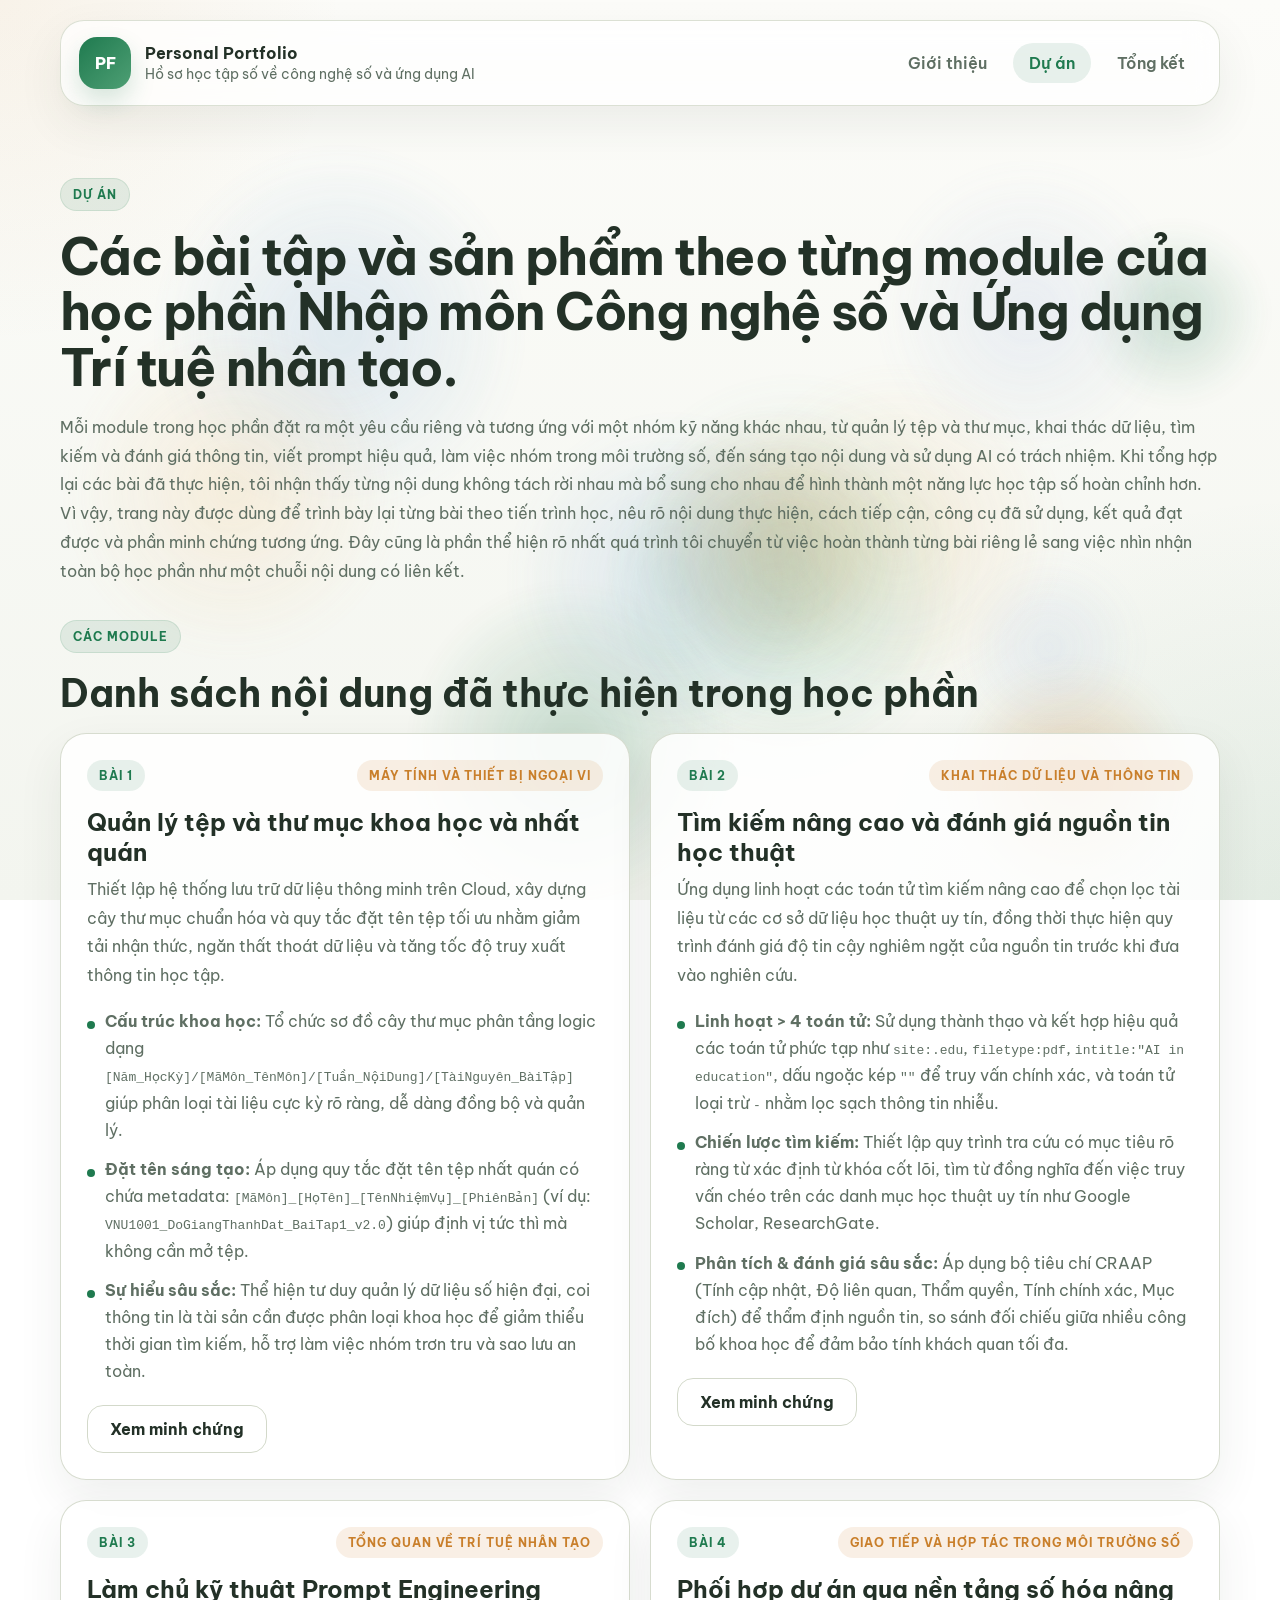
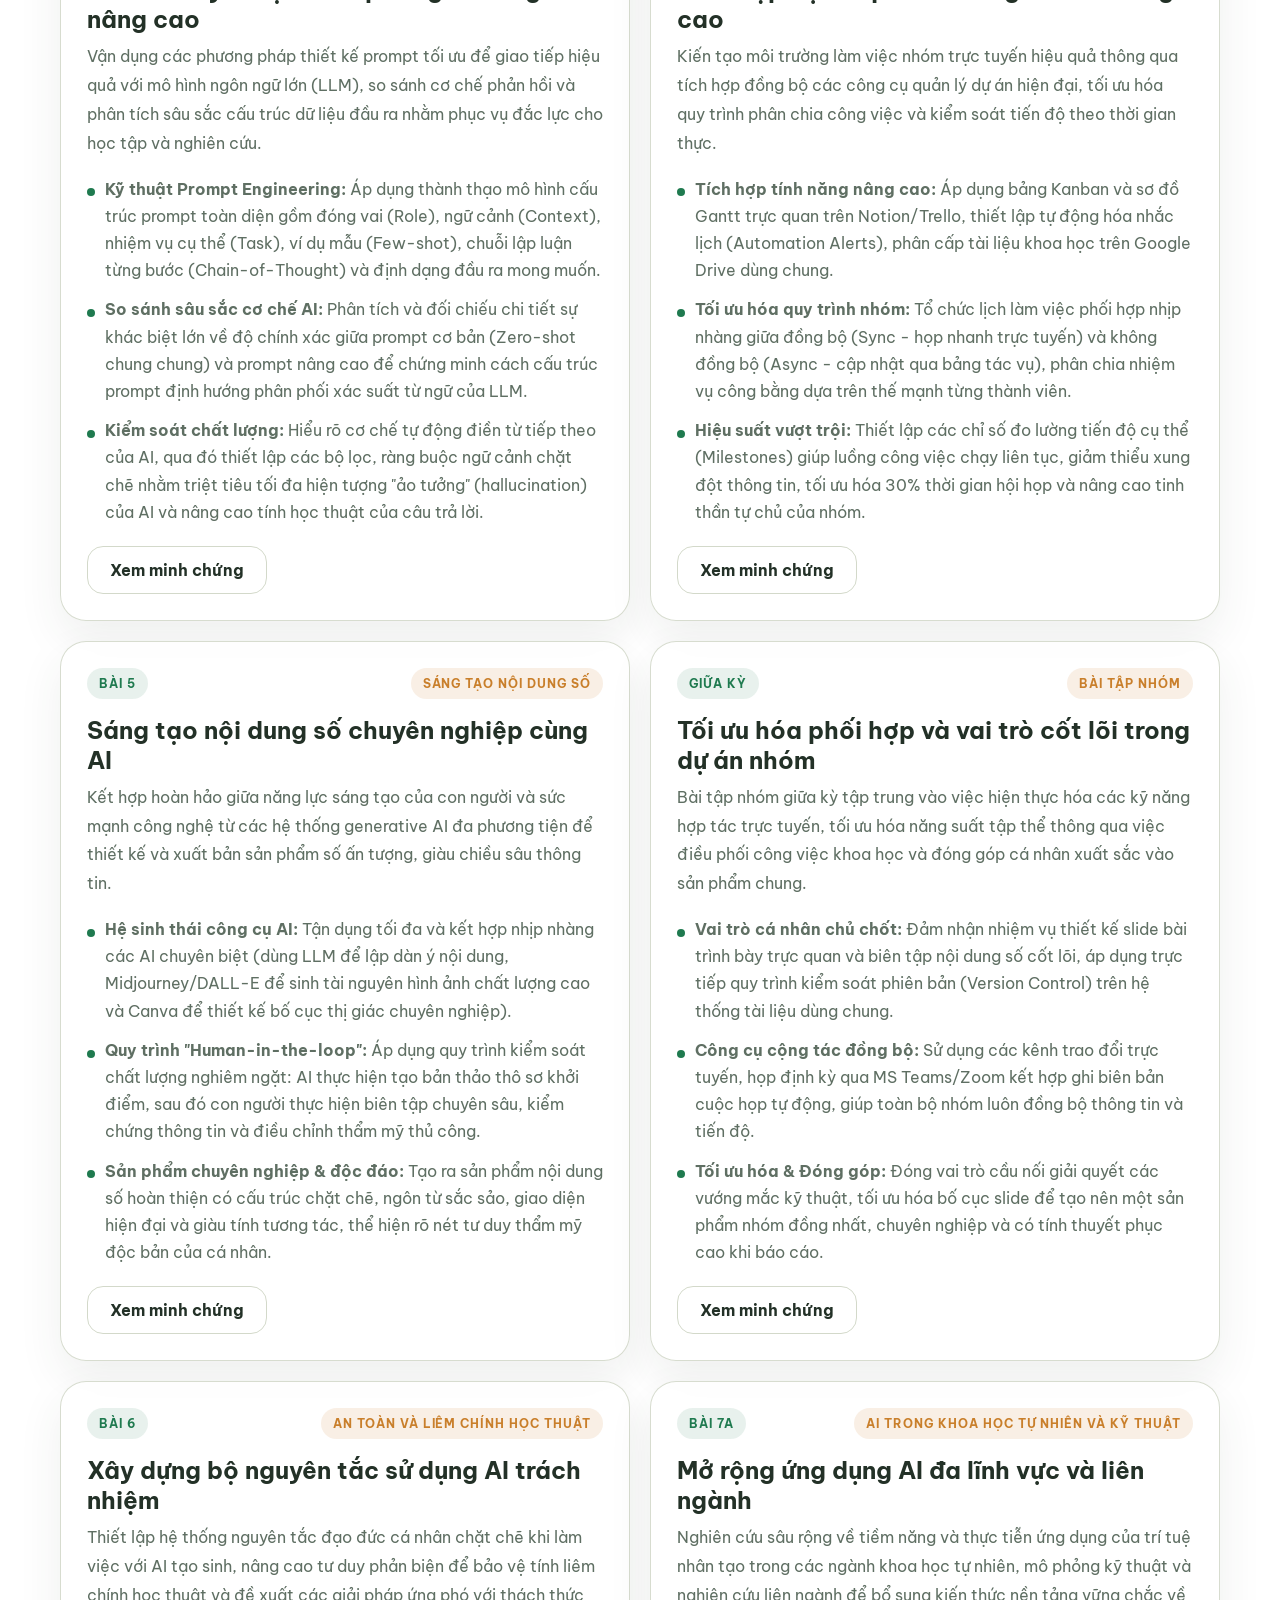
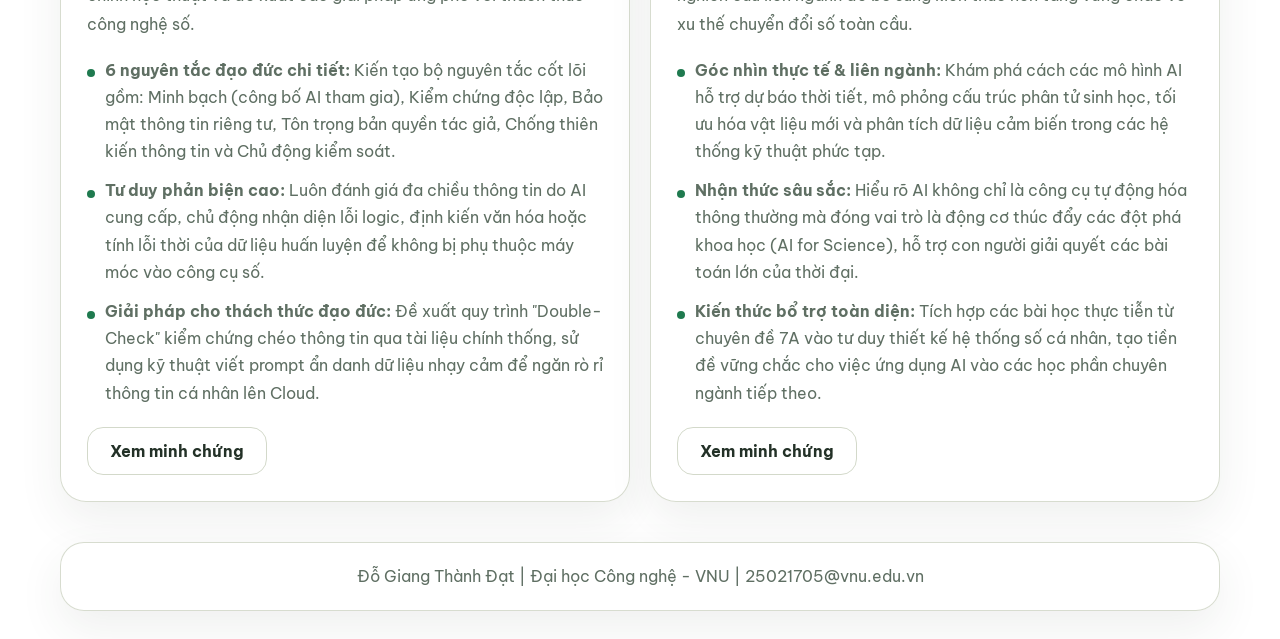
<file: du-an.html>
<!DOCTYPE html>
<html lang="vi">
<head>
  <meta charset="UTF-8" />
  <meta name="viewport" content="width=device-width, initial-scale=1.0" />
  <title>Portfolio | Dự án</title>
  <link rel="preconnect" href="https://fonts.googleapis.com">
  <link rel="preconnect" href="https://fonts.gstatic.com" crossorigin>
  <link href="https://fonts.googleapis.com/css2?family=Be+Vietnam+Pro:wght@300;400;500;600;700;800&display=swap" rel="stylesheet">
  <link rel="stylesheet" href="styles.css" />
</head>
<body>
  <div class="page-shell">
    <header class="site-header reveal">
      <a class="brand" href="index.html">
        <span class="brand-badge">PF</span>
        <span class="brand-copy">
          <strong>Personal Portfolio</strong>
          <small>Hồ sơ học tập số về công nghệ số và ứng dụng AI</small>
        </span>
      </a>

      <nav class="nav">
        <a class="nav-link" href="index.html">Giới thiệu</a>
        <a class="nav-link active" href="du-an.html">Dự án</a>
        <a class="nav-link" href="tong-ket.html">Tổng kết</a>
      </nav>
    </header>

    <main class="container">
      <section class="page-intro reveal">
        <span class="eyebrow">Dự án</span>
        <h1>Các bài tập và sản phẩm theo từng module của học phần Nhập môn Công nghệ số và Ứng dụng Trí tuệ nhân tạo.</h1>
        <p class="lead">
          Mỗi module trong học phần đặt ra một yêu cầu riêng và tương ứng với một nhóm kỹ năng khác nhau, từ quản lý tệp và thư mục,
          khai thác dữ liệu, tìm kiếm và đánh giá thông tin, viết prompt hiệu quả, làm việc nhóm trong môi trường số, đến sáng tạo nội dung
          và sử dụng AI có trách nhiệm. Khi tổng hợp lại các bài đã thực hiện, tôi nhận thấy từng nội dung không tách rời nhau mà bổ sung cho nhau
          để hình thành một năng lực học tập số hoàn chỉnh hơn. Vì vậy, trang này được dùng để trình bày lại từng bài theo tiến trình học,
          nêu rõ nội dung thực hiện, cách tiếp cận, công cụ đã sử dụng, kết quả đạt được và phần minh chứng tương ứng. Đây cũng là phần thể hiện rõ nhất
          quá trình tôi chuyển từ việc hoàn thành từng bài riêng lẻ sang việc nhìn nhận toàn bộ học phần như một chuỗi nội dung có liên kết.
        </p>
      </section>

      <section class="section reveal">
        <div class="section-heading">
          <span class="section-kicker">Các module</span>
          <h2>Danh sách nội dung đã thực hiện trong học phần</h2>
        </div>

        <div class="project-grid">
          <!-- Bài 1: Quản lý tệp và thư mục (Nhiệm vụ 1 - Mức 4) -->
          <article class="project-card">
            <div class="project-head">
              <span class="chip">Bài 1</span>
              <span class="status">Máy tính và thiết bị ngoại vi</span>
            </div>
            <h2>Quản lý tệp và thư mục khoa học và nhất quán</h2>
            <p>Thiết lập hệ thống lưu trữ dữ liệu thông minh trên Cloud, xây dựng cây thư mục chuẩn hóa và quy tắc đặt tên tệp tối ưu nhằm giảm tải nhận thức, ngăn thất thoát dữ liệu và tăng tốc độ truy xuất thông tin học tập.</p>
            <ul class="feature-list">
              <li><strong>Cấu trúc khoa học:</strong> Tổ chức sơ đồ cây thư mục phân tầng logic dạng <code>[Năm_HọcKỳ]/[MãMôn_TênMôn]/[Tuần_NộiDung]/[TàiNguyên_BàiTập]</code> giúp phân loại tài liệu cực kỳ rõ ràng, dễ dàng đồng bộ và quản lý.</li>
              <li><strong>Đặt tên sáng tạo:</strong> Áp dụng quy tắc đặt tên tệp nhất quán có chứa metadata: <code>[MãMôn]_[HọTên]_[TênNhiệmVụ]_[PhiênBản]</code> (ví dụ: <code>VNU1001_DoGiangThanhDat_BaiTap1_v2.0</code>) giúp định vị tức thì mà không cần mở tệp.</li>
              <li><strong>Sự hiểu sâu sắc:</strong> Thể hiện tư duy quản lý dữ liệu số hiện đại, coi thông tin là tài sản cần được phân loại khoa học để giảm thiểu thời gian tìm kiếm, hỗ trợ làm việc nhóm trơn tru và sao lưu an toàn.</li>
            </ul>
            <a class="btn btn-secondary card-action" href="https://drive.google.com/drive/folders/1MYMCLsyFnXZAEiN2ioxFZrspgXoWW9zR?usp=sharing" target="_blank" rel="noreferrer">Xem minh chứng</a>
          </article>

          <!-- Bài 2: Tìm kiếm & đánh giá thông tin (Nhiệm vụ 2 - Mức 4) -->
          <article class="project-card">
            <div class="project-head">
              <span class="chip">Bài 2</span>
              <span class="status">Khai thác dữ liệu và thông tin</span>
            </div>
            <h2>Tìm kiếm nâng cao và đánh giá nguồn tin học thuật</h2>
            <p>Ứng dụng linh hoạt các toán tử tìm kiếm nâng cao để chọn lọc tài liệu từ các cơ sở dữ liệu học thuật uy tín, đồng thời thực hiện quy trình đánh giá độ tin cậy nghiêm ngặt của nguồn tin trước khi đưa vào nghiên cứu.</p>
            <ul class="feature-list">
              <li><strong>Linh hoạt > 4 toán tử:</strong> Sử dụng thành thạo và kết hợp hiệu quả các toán tử phức tạp như <code>site:.edu</code>, <code>filetype:pdf</code>, <code>intitle:"AI in education"</code>, dấu ngoặc kép <code>""</code> để truy vấn chính xác, và toán tử loại trừ <code>-</code> nhằm lọc sạch thông tin nhiễu.</li>
              <li><strong>Chiến lược tìm kiếm:</strong> Thiết lập quy trình tra cứu có mục tiêu rõ ràng từ xác định từ khóa cốt lõi, tìm từ đồng nghĩa đến việc truy vấn chéo trên các danh mục học thuật uy tín như Google Scholar, ResearchGate.</li>
              <li><strong>Phân tích & đánh giá sâu sắc:</strong> Áp dụng bộ tiêu chí CRAAP (Tính cập nhật, Độ liên quan, Thẩm quyền, Tính chính xác, Mục đích) để thẩm định nguồn tin, so sánh đối chiếu giữa nhiều công bố khoa học để đảm bảo tính khách quan tối đa.</li>
            </ul>
            <a class="btn btn-secondary card-action" href="https://drive.google.com/drive/folders/1-FyHD2oPs_G5nNPieqW8l7Y6MNPD5UcE?usp=sharing" target="_blank" rel="noreferrer">Xem minh chứng</a>
          </article>

          <!-- Bài 3: Viết Prompt hiệu quả (Nhiệm vụ 3 - Mức 4) -->
          <article class="project-card">
            <div class="project-head">
              <span class="chip">Bài 3</span>
              <span class="status">Tổng quan về trí tuệ nhân tạo</span>
            </div>
            <h2>Làm chủ kỹ thuật Prompt Engineering nâng cao</h2>
            <p>Vận dụng các phương pháp thiết kế prompt tối ưu để giao tiếp hiệu quả với mô hình ngôn ngữ lớn (LLM), so sánh cơ chế phản hồi và phân tích sâu sắc cấu trúc dữ liệu đầu ra nhằm phục vụ đắc lực cho học tập và nghiên cứu.</p>
            <ul class="feature-list">
              <li><strong>Kỹ thuật Prompt Engineering:</strong> Áp dụng thành thạo mô hình cấu trúc prompt toàn diện gồm đóng vai (Role), ngữ cảnh (Context), nhiệm vụ cụ thể (Task), ví dụ mẫu (Few-shot), chuỗi lập luận từng bước (Chain-of-Thought) và định dạng đầu ra mong muốn.</li>
              <li><strong>So sánh sâu sắc cơ chế AI:</strong> Phân tích và đối chiếu chi tiết sự khác biệt lớn về độ chính xác giữa prompt cơ bản (Zero-shot chung chung) và prompt nâng cao để chứng minh cách cấu trúc prompt định hướng phân phối xác suất từ ngữ của LLM.</li>
              <li><strong>Kiểm soát chất lượng:</strong> Hiểu rõ cơ chế tự động điền từ tiếp theo của AI, qua đó thiết lập các bộ lọc, ràng buộc ngữ cảnh chặt chẽ nhằm triệt tiêu tối đa hiện tượng "ảo tưởng" (hallucination) của AI và nâng cao tính học thuật của câu trả lời.</li>
            </ul>
            <a class="btn btn-secondary card-action" href="https://drive.google.com/drive/folders/1QhIFLKBrDbhpX6t_dPaAcMyzouAOZKn9?usp=sharing" target="_blank" rel="noreferrer">Xem minh chứng</a>
          </article>

          <!-- Bài 4: Hợp tác trực tuyến (Nhiệm vụ 4 - Mức 4) -->
          <article class="project-card">
            <div class="project-head">
              <span class="chip">Bài 4</span>
              <span class="status">Giao tiếp và hợp tác trong môi trường số</span>
            </div>
            <h2>Phối hợp dự án qua nền tảng số hóa nâng cao</h2>
            <p>Kiến tạo môi trường làm việc nhóm trực tuyến hiệu quả thông qua tích hợp đồng bộ các công cụ quản lý dự án hiện đại, tối ưu hóa quy trình phân chia công việc và kiểm soát tiến độ theo thời gian thực.</p>
            <ul class="feature-list">
              <li><strong>Tích hợp tính năng nâng cao:</strong> Áp dụng bảng Kanban và sơ đồ Gantt trực quan trên Notion/Trello, thiết lập tự động hóa nhắc lịch (Automation Alerts), phân cấp tài liệu khoa học trên Google Drive dùng chung.</li>
              <li><strong>Tối ưu hóa quy trình nhóm:</strong> Tổ chức lịch làm việc phối hợp nhịp nhàng giữa đồng bộ (Sync - họp nhanh trực tuyến) và không đồng bộ (Async - cập nhật qua bảng tác vụ), phân chia nhiệm vụ công bằng dựa trên thế mạnh từng thành viên.</li>
              <li><strong>Hiệu suất vượt trội:</strong> Thiết lập các chỉ số đo lường tiến độ cụ thể (Milestones) giúp luồng công việc chạy liên tục, giảm thiểu xung đột thông tin, tối ưu hóa 30% thời gian hội họp và nâng cao tinh thần tự chủ của nhóm.</li>
            </ul>
            <a class="btn btn-secondary card-action" href="https://drive.google.com/drive/folders/1PtvaVA73kcJRFBNv0vis08BdSMH6e_L-?usp=sharing" target="_blank" rel="noreferrer">Xem minh chứng</a>
          </article>

          <!-- Bài 5: Sáng tạo nội dung với AI (Nhiệm vụ 5 - Mức 4) -->
          <article class="project-card">
            <div class="project-head">
              <span class="chip">Bài 5</span>
              <span class="status">Sáng tạo nội dung số</span>
            </div>
            <h2>Sáng tạo nội dung số chuyên nghiệp cùng AI</h2>
            <p>Kết hợp hoàn hảo giữa năng lực sáng tạo của con người và sức mạnh công nghệ từ các hệ thống generative AI đa phương tiện để thiết kế và xuất bản sản phẩm số ấn tượng, giàu chiều sâu thông tin.</p>
            <ul class="feature-list">
              <li><strong>Hệ sinh thái công cụ AI:</strong> Tận dụng tối đa và kết hợp nhịp nhàng các AI chuyên biệt (dùng LLM để lập dàn ý nội dung, Midjourney/DALL-E để sinh tài nguyên hình ảnh chất lượng cao và Canva để thiết kế bố cục thị giác chuyên nghiệp).</li>
              <li><strong>Quy trình "Human-in-the-loop":</strong> Áp dụng quy trình kiểm soát chất lượng nghiêm ngặt: AI thực hiện tạo bản thảo thô sơ khởi điểm, sau đó con người thực hiện biên tập chuyên sâu, kiểm chứng thông tin và điều chỉnh thẩm mỹ thủ công.</li>
              <li><strong>Sản phẩm chuyên nghiệp & độc đáo:</strong> Tạo ra sản phẩm nội dung số hoàn thiện có cấu trúc chặt chẽ, ngôn từ sắc sảo, giao diện hiện đại và giàu tính tương tác, thể hiện rõ nét tư duy thẩm mỹ độc bản của cá nhân.</li>
            </ul>
            <a class="btn btn-secondary card-action" href="https://drive.google.com/drive/folders/1fBr8dAsxtLxyMqrwu8CN-prL2lH7CGb7?usp=sharing" target="_blank" rel="noreferrer">Xem minh chứng</a>
          </article>

          <!-- Giữa kỳ: Dự án hợp tác và vai trò cá nhân (Nhiệm vụ 4 - Mức 4) -->
          <article class="project-card">
            <div class="project-head">
              <span class="chip">Giữa kỳ</span>
              <span class="status">Bài tập nhóm</span>
            </div>
            <h2>Tối ưu hóa phối hợp và vai trò cốt lõi trong dự án nhóm</h2>
            <p>Bài tập nhóm giữa kỳ tập trung vào việc hiện thực hóa các kỹ năng hợp tác trực tuyến, tối ưu hóa năng suất tập thể thông qua việc điều phối công việc khoa học và đóng góp cá nhân xuất sắc vào sản phẩm chung.</p>
            <ul class="feature-list">
              <li><strong>Vai trò cá nhân chủ chốt:</strong> Đảm nhận nhiệm vụ thiết kế slide bài trình bày trực quan và biên tập nội dung số cốt lõi, áp dụng trực tiếp quy trình kiểm soát phiên bản (Version Control) trên hệ thống tài liệu dùng chung.</li>
              <li><strong>Công cụ cộng tác đồng bộ:</strong> Sử dụng các kênh trao đổi trực tuyến, họp định kỳ qua MS Teams/Zoom kết hợp ghi biên bản cuộc họp tự động, giúp toàn bộ nhóm luôn đồng bộ thông tin và tiến độ.</li>
              <li><strong>Tối ưu hóa & Đóng góp:</strong> Đóng vai trò cầu nối giải quyết các vướng mắc kỹ thuật, tối ưu hóa bố cục slide để tạo nên một sản phẩm nhóm đồng nhất, chuyên nghiệp và có tính thuyết phục cao khi báo cáo.</li>
            </ul>
            <a class="btn btn-secondary card-action" href="https://www.youtube.com/watch?v=SP8k8oy7GMU" target="_blank" rel="noreferrer">Xem minh chứng</a>
          </article>

          <!-- Bài 6: Sử dụng AI có trách nhiệm (Nhiệm vụ 6 - Mức 4) -->
          <article class="project-card">
            <div class="project-head">
              <span class="chip">Bài 6</span>
              <span class="status">An toàn và liêm chính học thuật</span>
            </div>
            <h2>Xây dựng bộ nguyên tắc sử dụng AI trách nhiệm</h2>
            <p>Thiết lập hệ thống nguyên tắc đạo đức cá nhân chặt chẽ khi làm việc với AI tạo sinh, nâng cao tư duy phản biện để bảo vệ tính liêm chính học thuật và đề xuất các giải pháp ứng phó với thách thức công nghệ số.</p>
            <ul class="feature-list">
              <li><strong>6 nguyên tắc đạo đức chi tiết:</strong> Kiến tạo bộ nguyên tắc cốt lõi gồm: Minh bạch (công bố AI tham gia), Kiểm chứng độc lập, Bảo mật thông tin riêng tư, Tôn trọng bản quyền tác giả, Chống thiên kiến thông tin và Chủ động kiểm soát.</li>
              <li><strong>Tư duy phản biện cao:</strong> Luôn đánh giá đa chiều thông tin do AI cung cấp, chủ động nhận diện lỗi logic, định kiến văn hóa hoặc tính lỗi thời của dữ liệu huấn luyện để không bị phụ thuộc máy móc vào công cụ số.</li>
              <li><strong>Giải pháp cho thách thức đạo đức:</strong> Đề xuất quy trình "Double-Check" kiểm chứng chéo thông tin qua tài liệu chính thống, sử dụng kỹ thuật viết prompt ẩn danh dữ liệu nhạy cảm để ngăn rò rỉ thông tin cá nhân lên Cloud.</li>
            </ul>
            <a class="btn btn-secondary card-action" href="https://drive.google.com/drive/folders/1gHqxZj6zBKi4tZoFXdYRrkTGZLx0c_tq?usp=sharing" target="_blank" rel="noreferrer">Xem minh chứng</a>
          </article>

          <!-- Bài 7A: AI trong KHTN & Kỹ thuật (Mở rộng - Mức 4) -->
          <article class="project-card">
            <div class="project-head">
              <span class="chip">Bài 7A</span>
              <span class="status">AI trong khoa học tự nhiên và kỹ thuật</span>
            </div>
            <h2>Mở rộng ứng dụng AI đa lĩnh vực và liên ngành</h2>
            <p>Nghiên cứu sâu rộng về tiềm năng và thực tiễn ứng dụng của trí tuệ nhân tạo trong các ngành khoa học tự nhiên, mô phỏng kỹ thuật và nghiên cứu liên ngành để bổ sung kiến thức nền tảng vững chắc về xu thế chuyển đổi số toàn cầu.</p>
            <ul class="feature-list">
              <li><strong>Góc nhìn thực tế & liên ngành:</strong> Khám phá cách các mô hình AI hỗ trợ dự báo thời tiết, mô phỏng cấu trúc phân tử sinh học, tối ưu hóa vật liệu mới và phân tích dữ liệu cảm biến trong các hệ thống kỹ thuật phức tạp.</li>
              <li><strong>Nhận thức sâu sắc:</strong> Hiểu rõ AI không chỉ là công cụ tự động hóa thông thường mà đóng vai trò là động cơ thúc đẩy các đột phá khoa học (AI for Science), hỗ trợ con người giải quyết các bài toán lớn của thời đại.</li>
              <li><strong>Kiến thức bổ trợ toàn diện:</strong> Tích hợp các bài học thực tiễn từ chuyên đề 7A vào tư duy thiết kế hệ thống số cá nhân, tạo tiền đề vững chắc cho việc ứng dụng AI vào các học phần chuyên ngành tiếp theo.</li>
            </ul>
            <a class="btn btn-secondary card-action" href="https://drive.google.com/drive/folders/1ZJGIdPURDsAazR4MgphbwChelnYoW-Lh?usp=sharing" target="_blank" rel="noreferrer">Xem minh chứng</a>
          </article>
        </div>
      </section>
    </main>

    <footer class="site-footer reveal">
      <div class="footer-inner">
        <p>Đỗ Giang Thành Đạt | Đại học Công nghệ - VNU | 25021705@vnu.edu.vn</p>
      </div>
    </footer>
  </div>

  <script src="script.js"></script>
</body>
</html>
</file>
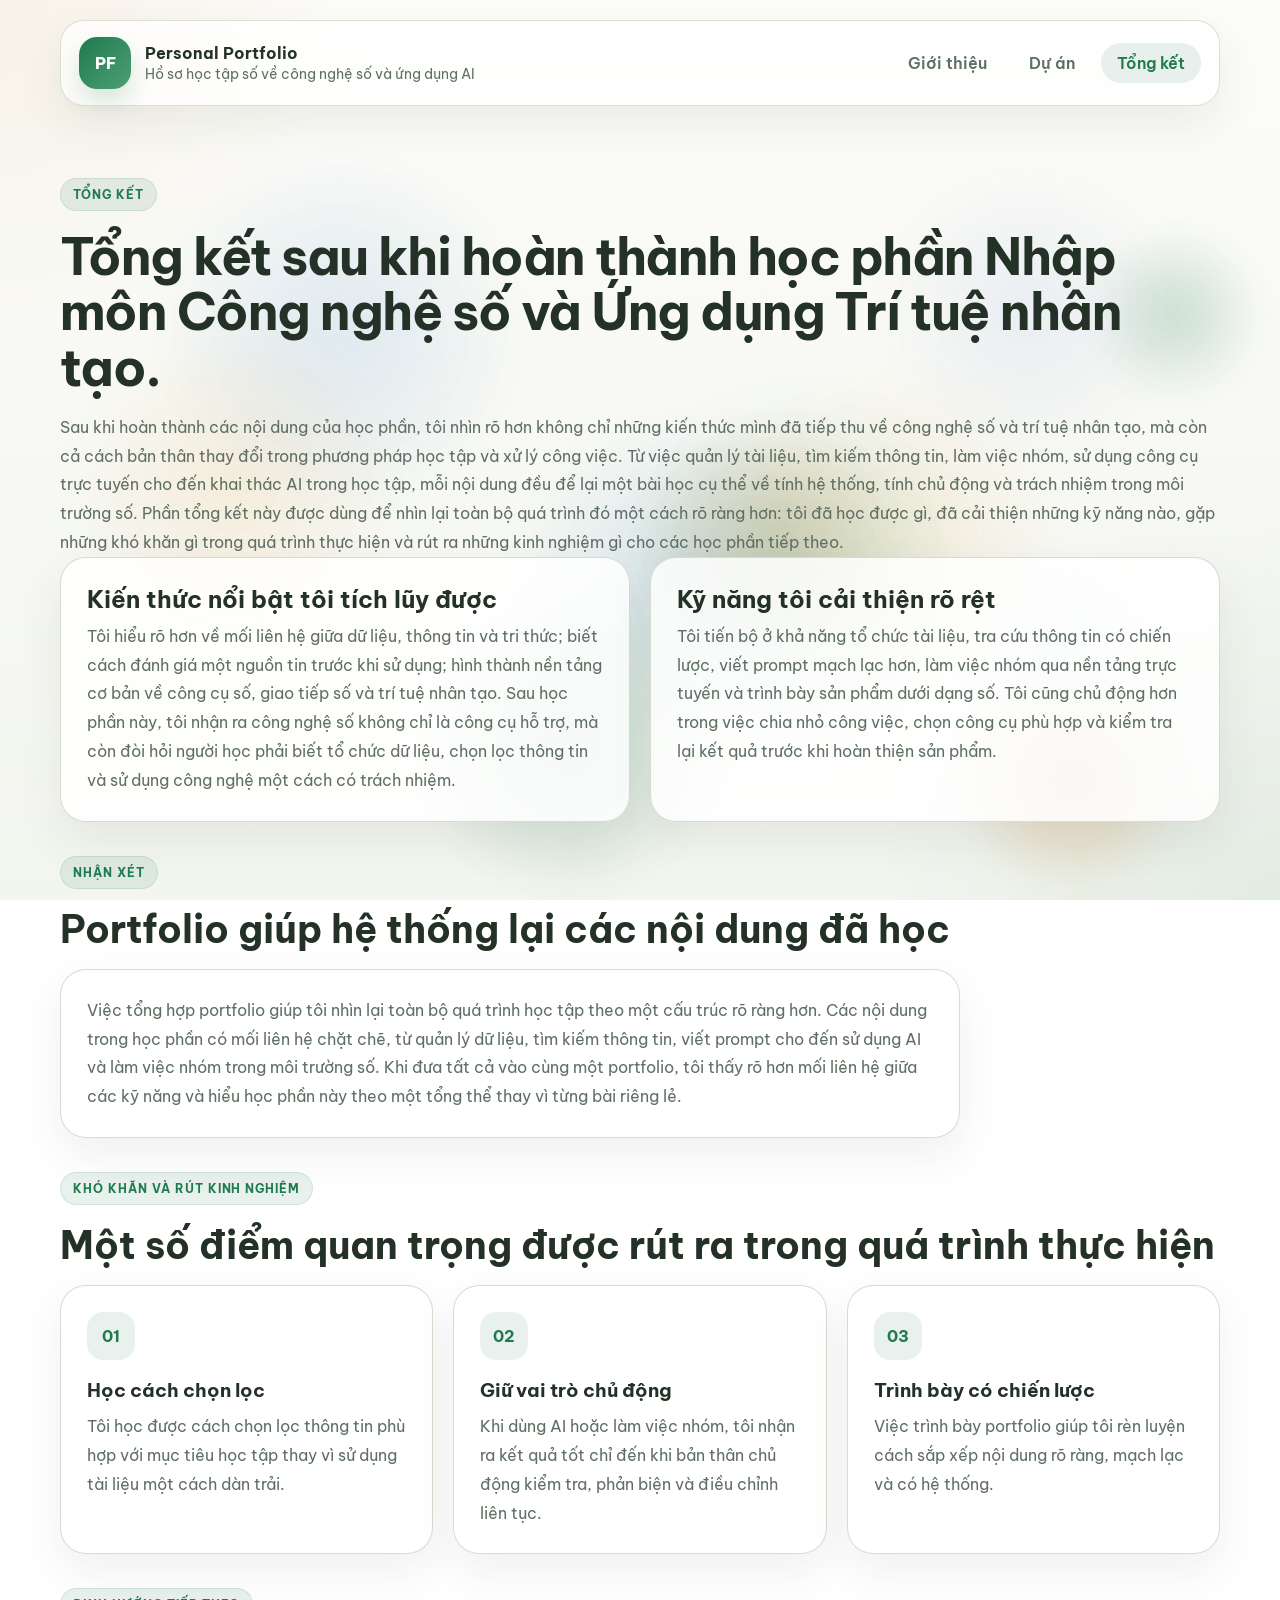
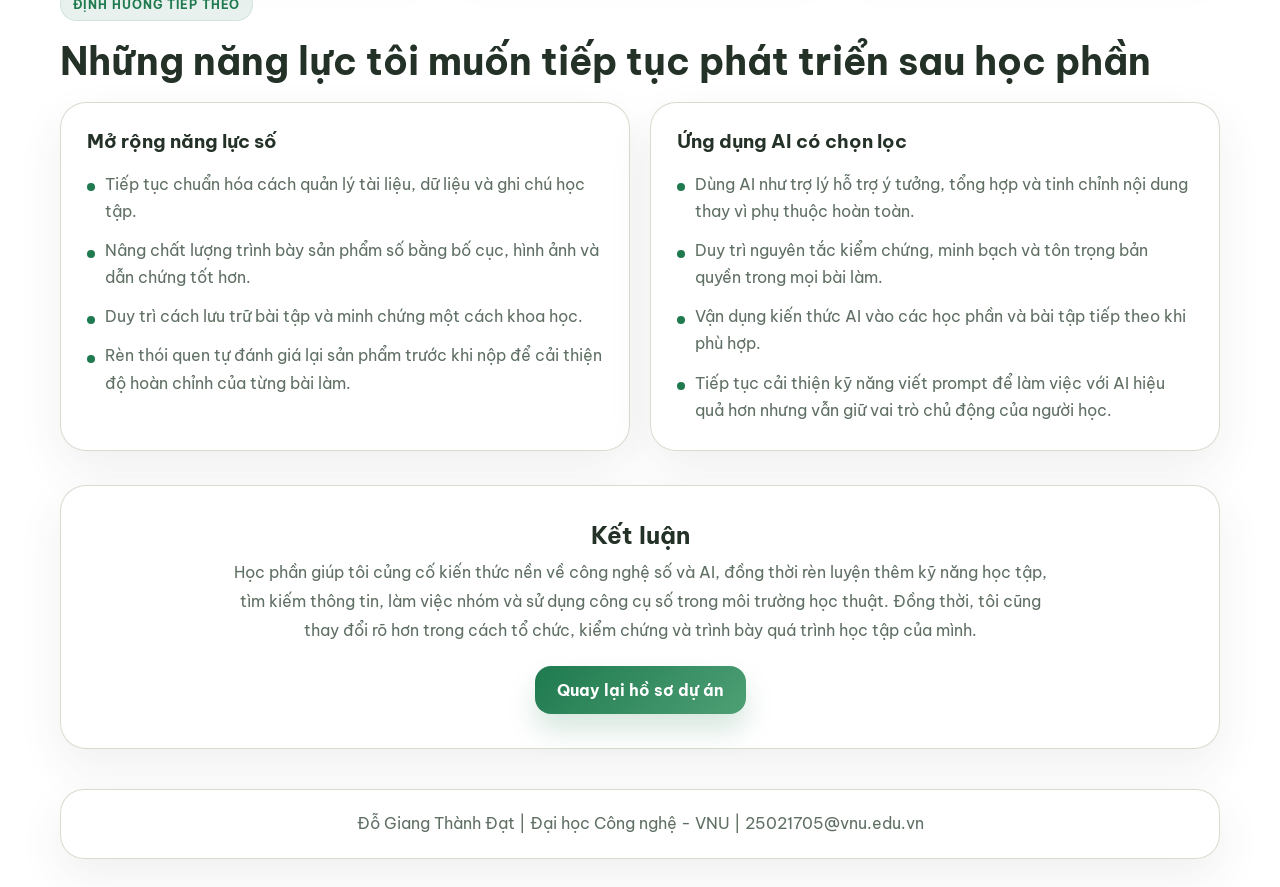
<file: tong-ket.html>
<!DOCTYPE html>
<html lang="vi">
<head>
  <meta charset="UTF-8" />
  <meta name="viewport" content="width=device-width, initial-scale=1.0" />
  <title>Portfolio | Tổng kết</title>
  <link rel="preconnect" href="https://fonts.googleapis.com">
  <link rel="preconnect" href="https://fonts.gstatic.com" crossorigin>
  <link href="https://fonts.googleapis.com/css2?family=Be+Vietnam+Pro:wght@300;400;500;600;700;800&display=swap" rel="stylesheet">
  <link rel="stylesheet" href="styles.css" />
</head>
<body>
  <div class="page-shell">
    <header class="site-header reveal">
      <a class="brand" href="index.html">
        <span class="brand-badge">PF</span>
        <span class="brand-copy">
          <strong>Personal Portfolio</strong>
          <small>Hồ sơ học tập số về công nghệ số và ứng dụng AI</small>
        </span>
      </a>

      <nav class="nav">
        <a class="nav-link" href="index.html">Giới thiệu</a>
        <a class="nav-link" href="du-an.html">Dự án</a>
        <a class="nav-link active" href="tong-ket.html">Tổng kết</a>
      </nav>
    </header>

    <main class="container">
      <section class="page-intro reveal">
        <span class="eyebrow">Tổng kết</span>
        <h1>Tổng kết sau khi hoàn thành học phần Nhập môn Công nghệ số và Ứng dụng Trí tuệ nhân tạo.</h1>
        <p class="lead">
          Sau khi hoàn thành các nội dung của học phần, tôi nhìn rõ hơn không chỉ những kiến thức mình đã tiếp thu về công nghệ số và trí tuệ nhân tạo,
          mà còn cả cách bản thân thay đổi trong phương pháp học tập và xử lý công việc. Từ việc quản lý tài liệu, tìm kiếm thông tin, làm việc nhóm,
          sử dụng công cụ trực tuyến cho đến khai thác AI trong học tập, mỗi nội dung đều để lại một bài học cụ thể về tính hệ thống, tính chủ động
          và trách nhiệm trong môi trường số. Phần tổng kết này được dùng để nhìn lại toàn bộ quá trình đó một cách rõ ràng hơn: tôi đã học được gì,
          đã cải thiện những kỹ năng nào, gặp những khó khăn gì trong quá trình thực hiện và rút ra những kinh nghiệm gì cho các học phần tiếp theo.
        </p>
      </section>

      <section class="grid-two reveal">
        <article class="panel">
          <h2>Kiến thức nổi bật tôi tích lũy được</h2>
          <p>
            Tôi hiểu rõ hơn về mối liên hệ giữa dữ liệu, thông tin và tri thức; biết cách đánh giá một nguồn tin
            trước khi sử dụng; hình thành nền tảng cơ bản về công cụ số, giao tiếp số và trí tuệ nhân tạo.
            Sau học phần này, tôi nhận ra công nghệ số không chỉ là công cụ hỗ trợ, mà còn đòi hỏi người học
            phải biết tổ chức dữ liệu, chọn lọc thông tin và sử dụng công nghệ một cách có trách nhiệm.
          </p>
        </article>

        <article class="panel">
          <h2>Kỹ năng tôi cải thiện rõ rệt</h2>
          <p>
            Tôi tiến bộ ở khả năng tổ chức tài liệu, tra cứu thông tin có chiến lược, viết prompt mạch lạc hơn,
            làm việc nhóm qua nền tảng trực tuyến và trình bày sản phẩm dưới dạng số.
            Tôi cũng chủ động hơn trong việc chia nhỏ công việc, chọn công cụ phù hợp và kiểm tra lại kết quả
            trước khi hoàn thiện sản phẩm.
          </p>
        </article>
      </section>

      <section class="section reveal">
        <div class="section-heading">
          <span class="section-kicker">Nhận xét</span>
          <h2>Portfolio giúp hệ thống lại các nội dung đã học</h2>
        </div>

        <article class="reflection-card">
          <p>
            Việc tổng hợp portfolio giúp tôi nhìn lại toàn bộ quá trình học tập theo một cấu trúc rõ ràng hơn.
            Các nội dung trong học phần có mối liên hệ chặt chẽ, từ quản lý dữ liệu, tìm kiếm thông tin,
            viết prompt cho đến sử dụng AI và làm việc nhóm trong môi trường số.
            Khi đưa tất cả vào cùng một portfolio, tôi thấy rõ hơn mối liên hệ giữa các kỹ năng
            và hiểu học phần này theo một tổng thể thay vì từng bài riêng lẻ.
          </p>
        </article>
      </section>

      <section class="section reveal">
        <div class="section-heading">
          <span class="section-kicker">Khó khăn và rút kinh nghiệm</span>
          <h2>Một số điểm quan trọng được rút ra trong quá trình thực hiện</h2>
        </div>

        <div class="goal-grid">
          <article class="goal-card">
            <strong>01</strong>
            <h3>Học cách chọn lọc</h3>
            <p>Tôi học được cách chọn lọc thông tin phù hợp với mục tiêu học tập thay vì sử dụng tài liệu một cách dàn trải.</p>
          </article>

          <article class="goal-card">
            <strong>02</strong>
            <h3>Giữ vai trò chủ động</h3>
            <p>Khi dùng AI hoặc làm việc nhóm, tôi nhận ra kết quả tốt chỉ đến khi bản thân chủ động kiểm tra, phản biện và điều chỉnh liên tục.</p>
          </article>

          <article class="goal-card">
            <strong>03</strong>
            <h3>Trình bày có chiến lược</h3>
            <p>Việc trình bày portfolio giúp tôi rèn luyện cách sắp xếp nội dung rõ ràng, mạch lạc và có hệ thống.</p>
          </article>
        </div>
      </section>

      <section class="section reveal">
        <div class="section-heading">
          <span class="section-kicker">Định hướng tiếp theo</span>
          <h2>Những năng lực tôi muốn tiếp tục phát triển sau học phần</h2>
        </div>

        <div class="grid-two">
          <article class="panel">
            <h3>Mở rộng năng lực số</h3>
            <ul class="feature-list">
              <li>Tiếp tục chuẩn hóa cách quản lý tài liệu, dữ liệu và ghi chú học tập.</li>
              <li>Nâng chất lượng trình bày sản phẩm số bằng bố cục, hình ảnh và dẫn chứng tốt hơn.</li>
              <li>Duy trì cách lưu trữ bài tập và minh chứng một cách khoa học.</li>
              <li>Rèn thói quen tự đánh giá lại sản phẩm trước khi nộp để cải thiện độ hoàn chỉnh của từng bài làm.</li>
            </ul>
          </article>

          <article class="panel">
            <h3>Ứng dụng AI có chọn lọc</h3>
            <ul class="feature-list">
              <li>Dùng AI như trợ lý hỗ trợ ý tưởng, tổng hợp và tinh chỉnh nội dung thay vì phụ thuộc hoàn toàn.</li>
              <li>Duy trì nguyên tắc kiểm chứng, minh bạch và tôn trọng bản quyền trong mọi bài làm.</li>
              <li>Vận dụng kiến thức AI vào các học phần và bài tập tiếp theo khi phù hợp.</li>
              <li>Tiếp tục cải thiện kỹ năng viết prompt để làm việc với AI hiệu quả hơn nhưng vẫn giữ vai trò chủ động của người học.</li>
            </ul>
          </article>
        </div>
      </section>

      <section class="section reveal">
        <div class="closing-box">
          <h2>Kết luận</h2>
          <p>
            Học phần giúp tôi củng cố kiến thức nền về công nghệ số và AI, đồng thời rèn luyện thêm kỹ năng học tập,
            tìm kiếm thông tin, làm việc nhóm và sử dụng công cụ số trong môi trường học thuật.
            Đồng thời, tôi cũng thay đổi rõ hơn trong cách tổ chức, kiểm chứng và trình bày quá trình học tập của mình.
          </p>
          <a class="btn btn-primary" href="du-an.html">Quay lại hồ sơ dự án</a>
        </div>
      </section>
    </main>

    <footer class="site-footer reveal">
      <div class="footer-inner">
        <p>Đỗ Giang Thành Đạt | Đại học Công nghệ - VNU | 25021705@vnu.edu.vn</p>
      </div>
    </footer>
  </div>

  <script src="script.js"></script>
</body>
</html>
</file>
<file: styles.css>
* {
  box-sizing: border-box;
}

:root {
  --bg: #f6f7f3;
  --bg-soft: #ffffff;
  --panel: rgba(255, 255, 255, 0.84);
  --panel-strong: rgba(255, 255, 255, 0.94);
  --line: #e4e7dd;
  --line-strong: #d3d9ca;
  --text: #233127;
  --muted: #5f6f63;
  --accent: #1f7a4f;
  --accent-soft: rgba(31, 122, 79, 0.1);
  --accent-warm: #c97f2b;
  --shadow: 0 18px 45px rgba(51, 68, 52, 0.08);
}

html {
  scroll-behavior: smooth;
}

body {
  margin: 0;
  min-height: 100vh;
  color: var(--text);
  font-family: "Be Vietnam Pro", sans-serif;
  background:
    radial-gradient(circle at top left, rgba(199, 127, 43, 0.08), transparent 22%),
    radial-gradient(circle at bottom right, rgba(31, 122, 79, 0.08), transparent 26%),
    linear-gradient(180deg, #fcfcf9 0%, #f3f5ef 100%);
  background-attachment: fixed;
}

.page-shell {
  position: relative;
  overflow: hidden;
  isolation: isolate;
}

.background-blobs {
  position: fixed;
  inset: 0;
  z-index: 0;
  pointer-events: none;
  overflow: hidden;
}

.floating-blob {
  position: absolute;
  left: 0;
  top: 0;
  border-radius: 999px;
  filter: blur(14px);
  opacity: 0.78;
  will-change: transform;
}

.blob-a {
  background: radial-gradient(circle, rgba(201, 127, 43, 0.32) 0%, rgba(201, 127, 43, 0.16) 42%, rgba(201, 127, 43, 0) 74%);
}

.blob-b {
  background: radial-gradient(circle, rgba(31, 122, 79, 0.28) 0%, rgba(31, 122, 79, 0.12) 44%, rgba(31, 122, 79, 0) 76%);
}

.blob-c {
  background: radial-gradient(circle, rgba(111, 162, 214, 0.24) 0%, rgba(111, 162, 214, 0.1) 46%, rgba(111, 162, 214, 0) 76%);
}

.blob-d {
  background: radial-gradient(circle, rgba(239, 191, 122, 0.26) 0%, rgba(239, 191, 122, 0.1) 44%, rgba(239, 191, 122, 0) 76%);
}

.blob-e {
  background: radial-gradient(circle, rgba(115, 188, 158, 0.22) 0%, rgba(115, 188, 158, 0.09) 44%, rgba(115, 188, 158, 0) 76%);
}

.blob-f {
  background: radial-gradient(circle, rgba(150, 174, 224, 0.2) 0%, rgba(150, 174, 224, 0.08) 46%, rgba(150, 174, 224, 0) 76%);
}

.container,
.site-header {
  position: relative;
  z-index: 1;
  width: min(1160px, calc(100% - 32px));
  margin-left: auto;
  margin-right: auto;
}

.site-header {
  margin-top: 20px;
  padding: 16px 18px;
  display: flex;
  align-items: center;
  justify-content: space-between;
  gap: 20px;
  position: sticky;
  top: 12px;
  z-index: 20;
  background: rgba(255, 255, 255, 0.72);
  border: 1px solid rgba(211, 217, 202, 0.8);
  backdrop-filter: blur(14px);
  border-radius: 24px;
  box-shadow: var(--shadow);
}

.brand {
  display: inline-flex;
  align-items: center;
  gap: 14px;
  text-decoration: none;
  color: inherit;
}

.brand-badge {
  width: 52px;
  height: 52px;
  border-radius: 18px;
  display: grid;
  place-items: center;
  font-weight: 800;
  color: #fff;
  background: linear-gradient(135deg, var(--accent), #4e9f74);
  box-shadow: 0 12px 24px rgba(31, 122, 79, 0.18);
}

.brand-copy {
  display: grid;
  gap: 2px;
}

.brand-copy strong {
  font-size: 1rem;
}

.brand-copy small {
  color: var(--muted);
  font-size: 0.88rem;
}

.nav {
  display: flex;
  align-items: center;
  gap: 10px;
  flex-wrap: wrap;
}

.nav-link {
  padding: 10px 16px;
  border-radius: 999px;
  text-decoration: none;
  color: var(--muted);
  font-weight: 600;
  transition: 0.25s ease;
}

.nav-link:hover,
.nav-link.active {
  color: var(--accent);
  background: var(--accent-soft);
}

.hero,
.page-intro {
  padding-top: 72px;
}

.hero {
  display: grid;
  grid-template-columns: minmax(0, 1.15fr) minmax(320px, 0.85fr);
  gap: 26px;
  align-items: start;
}

.hero-copy h1,
.page-intro h1 {
  margin: 0 0 18px;
  font-size: clamp(2.2rem, 4vw, 4.4rem);
  line-height: 1.08;
  letter-spacing: -0.03em;
}

.lead,
.panel p,
.project-card p,
.timeline-item p,
.reflection-card p,
.goal-card p,
.closing-box p {
  margin: 0;
  color: var(--muted);
  line-height: 1.8;
}

.eyebrow,
.section-kicker,
.chip,
.status {
  display: inline-flex;
  align-items: center;
  padding: 8px 12px;
  border-radius: 999px;
  font-size: 0.76rem;
  font-weight: 700;
  letter-spacing: 0.08em;
  text-transform: uppercase;
}

.eyebrow,
.section-kicker {
  margin-bottom: 18px;
  color: var(--accent);
  background: var(--accent-soft);
  border: 1px solid rgba(31, 122, 79, 0.12);
}

.hero-actions {
  display: flex;
  gap: 14px;
  flex-wrap: wrap;
  margin: 28px 0 30px;
}

.btn {
  display: inline-flex;
  align-items: center;
  justify-content: center;
  min-height: 48px;
  padding: 0 22px;
  border-radius: 16px;
  text-decoration: none;
  font-weight: 700;
  transition: transform 0.25s ease, box-shadow 0.25s ease, background 0.25s ease;
}

.btn:hover {
  transform: translateY(-2px);
}

.btn-primary {
  color: #fff;
  background: linear-gradient(135deg, var(--accent), #4e9f74);
  box-shadow: 0 16px 28px rgba(31, 122, 79, 0.18);
}

.btn-secondary {
  color: var(--text);
  background: #fff;
  border: 1px solid var(--line-strong);
}

.stat-grid,
.grid-two,
.goal-grid,
.project-grid {
  display: grid;
  gap: 20px;
}

.stat-grid {
  grid-template-columns: repeat(3, minmax(0, 1fr));
}

.stat-card,
.profile-card,
.panel,
.project-card,
.reflection-card,
.goal-card,
.timeline-item,
.closing-box {
  background: var(--panel);
  border: 1px solid rgba(211, 217, 202, 0.9);
  box-shadow: var(--shadow);
  backdrop-filter: blur(10px);
}

.stat-card {
  padding: 20px;
  border-radius: 22px;
}

.stat-card strong {
  display: block;
  font-size: 1.8rem;
  margin-bottom: 6px;
  color: var(--accent);
}

.stat-card span {
  color: var(--muted);
}

.profile-card,
.panel,
.project-card,
.reflection-card,
.goal-card,
.timeline-item,
.closing-box {
  border-radius: 26px;
  padding: 26px;
}

.project-card {
  display: flex;
  flex-direction: column;
}

.profile-top {
  display: flex;
  flex-direction: column;
  align-items: center;
  gap: 18px;
  margin-bottom: 22px;
  text-align: center;
}

.avatar {
  width: 76px;
  height: 76px;
  border-radius: 24px;
  display: grid;
  place-items: center;
  background: linear-gradient(135deg, #f2f8f3, #dcebdd);
  color: var(--accent);
  font-weight: 800;
  font-size: 1.45rem;
}

.profile-photo {
  width: 220px;
  height: 220px;
  object-fit: cover;
  object-position: center top;
  border-radius: 32px;
  border: 4px solid rgba(255, 255, 255, 0.94);
  box-shadow: 0 24px 42px rgba(35, 49, 39, 0.18);
  flex-shrink: 0;
}

.profile-label {
  margin: 0 0 4px;
  color: var(--accent);
  font-size: 0.85rem;
  font-weight: 700;
  text-transform: uppercase;
  letter-spacing: 0.08em;
}

.profile-card .profile-top h2 {
  margin-bottom: 4px;
}

.profile-top h2,
.project-card h2,
.panel h2,
.closing-box h2 {
  margin: 0 0 8px;
}

.muted {
  color: var(--muted);
}

.info-list,
.feature-list {
  margin: 0;
  padding: 0;
  list-style: none;
}

.info-list {
  display: grid;
  gap: 12px;
}

.info-list li {
  display: flex;
  justify-content: space-between;
  gap: 12px;
  align-items: center;
  padding: 14px 16px;
  border-radius: 18px;
  background: var(--panel-strong);
  border: 1px solid var(--line);
}

.info-list span {
  color: var(--muted);
}

.section {
  margin-top: 34px;
}

.section-heading {
  margin-bottom: 18px;
}

.section-heading h2 {
  margin: 0;
  font-size: clamp(1.7rem, 3vw, 2.5rem);
  line-height: 1.15;
}

.grid-two {
  grid-template-columns: repeat(2, minmax(0, 1fr));
}

.panel h3,
.timeline-item h3,
.goal-card h3 {
  margin-top: 0;
  margin-bottom: 10px;
}

.feature-list {
  display: grid;
  gap: 12px;
  margin-top: 18px;
}

.feature-list li {
  position: relative;
  padding-left: 18px;
  color: var(--muted);
  line-height: 1.7;
}

.feature-list li::before {
  content: "";
  position: absolute;
  left: 0;
  top: 0.8em;
  width: 8px;
  height: 8px;
  border-radius: 999px;
  background: var(--accent);
}

.timeline {
  display: grid;
  gap: 16px;
}

.timeline-item {
  display: grid;
  grid-template-columns: auto 1fr;
  gap: 18px;
  align-items: start;
}

.timeline-step {
  width: 44px;
  height: 44px;
  display: grid;
  place-items: center;
  border-radius: 14px;
  font-weight: 800;
  color: var(--accent);
  background: var(--accent-soft);
}

.project-grid {
  grid-template-columns: repeat(2, minmax(0, 1fr));
}

.project-head {
  display: flex;
  align-items: center;
  justify-content: space-between;
  gap: 12px;
  margin-bottom: 16px;
}

.card-action {
  margin-top: 20px;
  align-self: flex-start;
}

.chip {
  color: var(--accent);
  background: var(--accent-soft);
}

.status {
  color: var(--accent-warm);
  background: rgba(201, 127, 43, 0.12);
}

.reflection-card {
  max-width: 900px;
}

.goal-grid {
  grid-template-columns: repeat(3, minmax(0, 1fr));
}

.goal-card strong {
  display: inline-flex;
  width: 48px;
  height: 48px;
  border-radius: 16px;
  align-items: center;
  justify-content: center;
  background: var(--accent-soft);
  color: var(--accent);
  margin-bottom: 18px;
}

.closing-box {
  text-align: center;
  padding: 34px 28px;
}

.closing-box p {
  max-width: 820px;
  margin: 0 auto 22px;
}

.site-footer {
  position: relative;
  z-index: 1;
  width: min(1160px, calc(100% - 32px));
  margin: 40px auto 28px;
  padding: 20px 24px;
  border-radius: 24px;
  background: rgba(255, 255, 255, 0.78);
  border: 1px solid rgba(211, 217, 202, 0.9);
  box-shadow: var(--shadow);
  backdrop-filter: blur(10px);
}

.footer-inner {
  text-align: center;
}

.footer-inner p {
  margin: 0;
  color: var(--muted);
  line-height: 1.7;
}

.footer-inner p + p {
  margin-top: 6px;
}

.reveal {
  opacity: 0;
  transform: translateY(18px);
  animation: fadeUp 0.75s ease forwards;
}

.project-card,
.panel,
.profile-card,
.goal-card,
.timeline-item,
.stat-card,
.closing-box {
  transition: transform 0.25s ease, box-shadow 0.25s ease, border-color 0.25s ease;
}

.project-card:hover,
.panel:hover,
.profile-card:hover,
.goal-card:hover,
.timeline-item:hover,
.stat-card:hover,
.closing-box:hover {
  transform: translateY(-4px);
  border-color: var(--line-strong);
  box-shadow: 0 22px 48px rgba(51, 68, 52, 0.12);
}

@keyframes fadeUp {
  to {
    opacity: 1;
    transform: translateY(0);
  }
}

@media (max-width: 980px) {
  .hero,
  .grid-two,
  .project-grid,
  .goal-grid,
  .stat-grid {
    grid-template-columns: 1fr;
  }

  .site-header {
    position: static;
  }
}

@media (max-width: 720px) {
  .site-header {
    padding: 14px;
    flex-direction: column;
    align-items: stretch;
  }

  .nav {
    justify-content: center;
  }

  .brand {
    align-items: flex-start;
  }

  .container,
  .site-header {
    width: min(100% - 20px, 1160px);
  }

  .site-footer {
    width: min(100% - 20px, 1160px);
  }

  .hero,
  .page-intro {
    padding-top: 36px;
  }

  .info-list li,
  .project-head,
  .profile-top {
    flex-direction: column;
    align-items: flex-start;
  }

  .profile-top {
    align-items: center;
    text-align: center;
  }

  .profile-photo {
    width: 180px;
    height: 180px;
  }

  .timeline-item {
    grid-template-columns: 1fr;
  }
}
</file>
